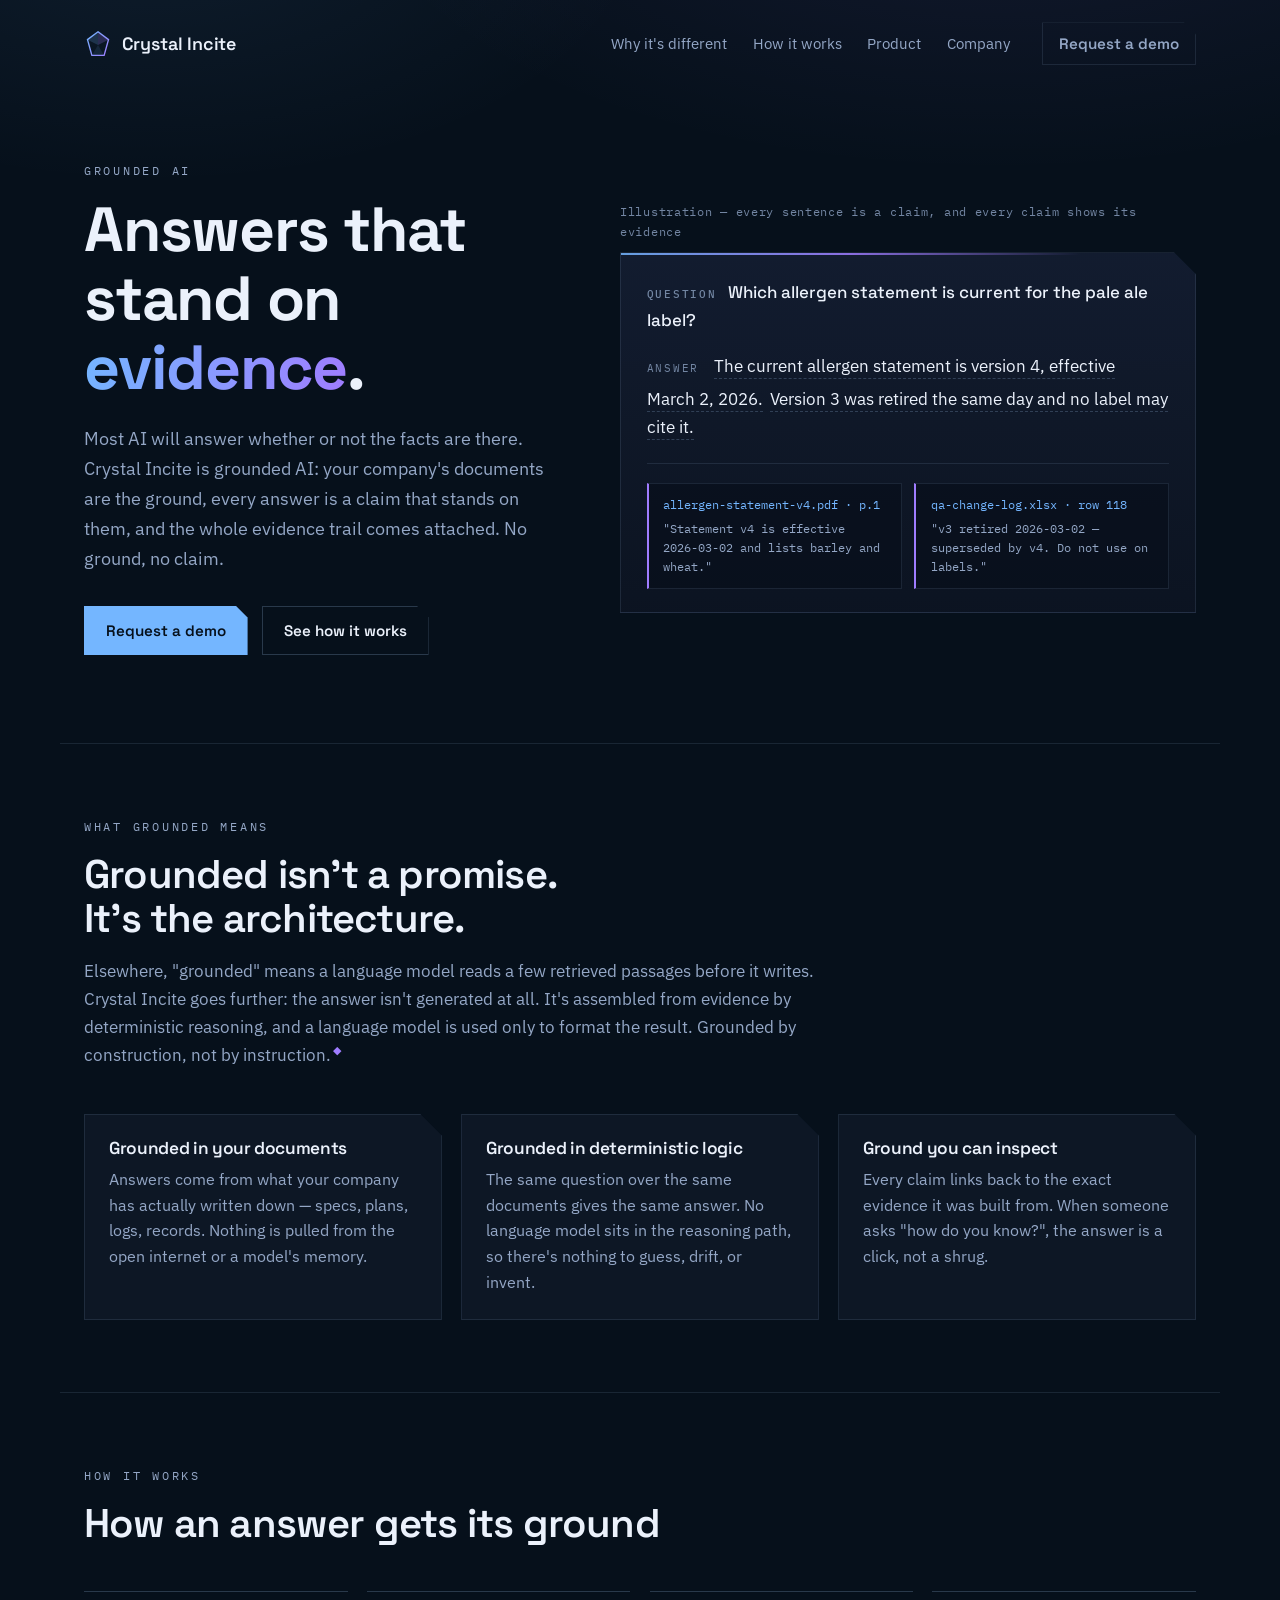
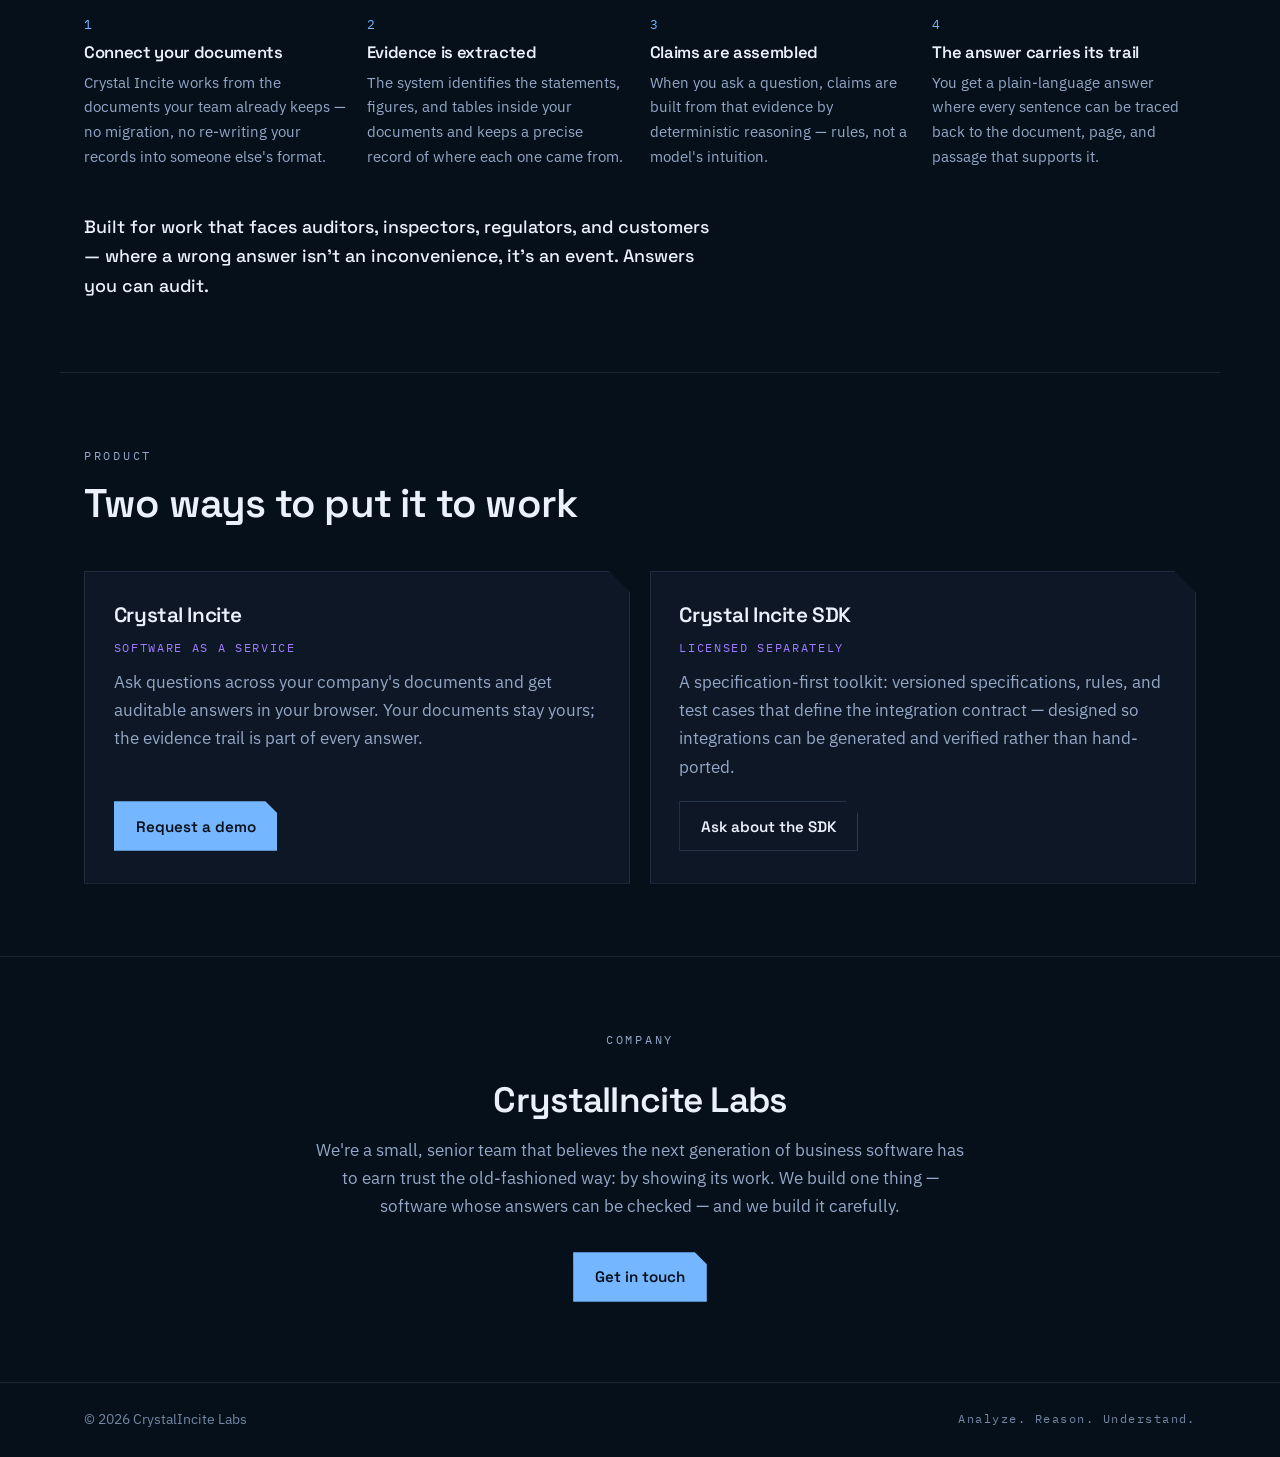
<file: index.html>
<!DOCTYPE html>
<html lang="en">
<head>
<meta charset="utf-8">
<meta name="viewport" content="width=device-width, initial-scale=1">
<title>Crystal Incite — Grounded AI for your documents</title>
<meta name="description" content="Crystal Incite is grounded AI: answers assembled from evidence in your company's documents, with the whole trail attached — never generated from a model's guess.">
<link rel="icon" type="image/svg+xml" href="assets/favicon.svg">
<link rel="canonical" href="https://crystalincite.com/">
<meta property="og:title" content="Crystal Incite — Grounded AI for your documents">
<meta property="og:description" content="Answers built from evidence in your documents, with the whole trail auditable.">
<meta property="og:url" content="https://crystalincite.com/">
<meta property="og:type" content="website">
<link rel="preconnect" href="https://fonts.googleapis.com">
<link rel="preconnect" href="https://fonts.gstatic.com" crossorigin>
<link href="https://fonts.googleapis.com/css2?family=IBM+Plex+Mono:wght@400;500&family=IBM+Plex+Sans:wght@400;500;600&family=Space+Grotesk:wght@500;600;700&display=swap" rel="stylesheet">
<link rel="stylesheet" href="assets/style.css">
</head>
<body>

<header class="nav">
  <a class="wordmark" href="#top" aria-label="Crystal Incite home">
    <svg class="mark" viewBox="0 0 32 32" aria-hidden="true">
      <polygon points="16,2 28,11 23,29 9,29 4,11" fill="none" stroke="url(#prism)" stroke-width="1.6"/>
      <polygon points="16,2 16,17 4,11" fill="rgba(116,182,255,.18)"/>
      <polygon points="16,2 28,11 16,17" fill="rgba(159,124,255,.22)"/>
      <polygon points="16,17 23,29 9,29" fill="rgba(116,182,255,.10)"/>
      <defs>
        <linearGradient id="prism" x1="0" y1="0" x2="1" y2="1">
          <stop offset="0" stop-color="#74b6ff"/><stop offset="1" stop-color="#9f7cff"/>
        </linearGradient>
      </defs>
    </svg>
    <span>Crystal&nbsp;Incite</span>
  </a>
  <nav aria-label="Site">
    <a href="#different">Why it's different</a>
    <a href="#how">How it works</a>
    <a href="#product">Product</a>
    <a href="#company">Company</a>
  </nav>
  <a class="btn btn-quiet" href="mailto:hello@crystalincite.com?subject=Crystal%20Incite%20demo">Request a demo</a>
</header>

<main id="top">

  <!-- ============ HERO ============ -->
  <section class="hero">
    <div class="hero-copy">
      <p class="kicker">Grounded AI</p>
      <h1>Answers that stand on <em>evidence</em>.</h1>
      <p class="lede">Most AI will answer whether or not the facts are there. Crystal Incite is
      grounded AI: your company's documents are the ground, every answer is a claim that stands
      on them, and the whole evidence trail comes attached. No ground, no claim.</p>
      <div class="hero-actions">
        <a class="btn btn-solid" href="mailto:hello@crystalincite.com?subject=Crystal%20Incite%20demo">Request a demo</a>
        <a class="btn btn-ghost" href="#how">See how it works</a>
      </div>
    </div>

    <!-- Signature: the answer that carries its trail -->
    <figure class="trail" aria-label="Illustration of an answer with its evidence trail">
      <figcaption class="trail-label">Illustration — every sentence is a claim, and every claim shows its evidence</figcaption>
      <div class="trail-card">
        <p class="trail-q"><span class="trail-q-tag">Question</span>Which allergen statement is current for the pale ale label?</p>
        <div class="trail-a">
          <span class="trail-a-tag">Answer</span>
          <p>
            <span class="claim" data-ev="ev1" tabindex="0">The current allergen statement is version 4, effective March&nbsp;2, 2026.</span>
            <span class="claim" data-ev="ev2" tabindex="0">Version 3 was retired the same day and no label may cite it.</span>
          </p>
        </div>
        <div class="trail-evidence">
          <div class="ev" id="ev1">
            <span class="ev-src">allergen-statement-v4.pdf · p.1</span>
            <span class="ev-quote">"Statement v4 is effective 2026-03-02 and lists barley and wheat."</span>
          </div>
          <div class="ev" id="ev2">
            <span class="ev-src">qa-change-log.xlsx · row 118</span>
            <span class="ev-quote">"v3 retired 2026-03-02 — superseded by v4. Do not use on labels."</span>
          </div>
        </div>
      </div>
    </figure>
  </section>

  <!-- ============ WHY DIFFERENT ============ -->
  <section class="different" id="different">
    <div class="section-head">
      <p class="kicker">What grounded means</p>
      <h2>Grounded isn't a promise.<br>It's the architecture.</h2>
      <p class="section-lede">Elsewhere, "grounded" means a language model reads a few retrieved
      passages before it writes. Crystal Incite goes further: the answer isn't generated at all.
      It's assembled from evidence by deterministic reasoning, and a language model is used only
      to format the result. Grounded by construction, not by
      instruction.<sup class="prov" tabindex="0">◆<span class="prov-note">This is enforced in the architecture, not promised in marketing: the reasoning path calls no language model.</span></sup></p>
    </div>
    <div class="facts">
      <div class="fact">
        <h3>Grounded in your documents</h3>
        <p>Answers come from what your company has actually written down — specs, plans, logs,
        records. Nothing is pulled from the open internet or a model's memory.</p>
      </div>
      <div class="fact">
        <h3>Grounded in deterministic logic</h3>
        <p>The same question over the same documents gives the same answer. No language model sits
        in the reasoning path, so there's nothing to guess, drift, or invent.</p>
      </div>
      <div class="fact">
        <h3>Ground you can inspect</h3>
        <p>Every claim links back to the exact evidence it was built from. When someone asks
        "how do you know?", the answer is a click, not a shrug.</p>
      </div>
    </div>
  </section>

  <!-- ============ HOW IT WORKS ============ -->
  <section class="how" id="how">
    <div class="section-head">
      <p class="kicker">How it works</p>
      <h2>How an answer gets its ground</h2>
    </div>
    <ol class="steps">
      <li class="step">
        <span class="step-n">1</span>
        <h3>Connect your documents</h3>
        <p>Crystal Incite works from the documents your team already keeps — no migration,
        no re-writing your records into someone else's format.</p>
      </li>
      <li class="step">
        <span class="step-n">2</span>
        <h3>Evidence is extracted</h3>
        <p>The system identifies the statements, figures, and tables inside your documents and
        keeps a precise record of where each one came from.</p>
      </li>
      <li class="step">
        <span class="step-n">3</span>
        <h3>Claims are assembled</h3>
        <p>When you ask a question, claims are built from that evidence by deterministic
        reasoning — rules, not a model's intuition.</p>
      </li>
      <li class="step">
        <span class="step-n">4</span>
        <h3>The answer carries its trail</h3>
        <p>You get a plain-language answer where every sentence can be traced back to the
        document, page, and passage that supports it.</p>
      </li>
    </ol>
    <p class="how-note">Built for work that faces auditors, inspectors, regulators, and customers —
    where a wrong answer isn't an inconvenience, it's an event. Answers you can audit.</p>
  </section>

  <!-- ============ PRODUCT ============ -->
  <section class="product" id="product">
    <div class="section-head">
      <p class="kicker">Product</p>
      <h2>Two ways to put it to work</h2>
    </div>
    <div class="offers">
      <div class="offer">
        <h3>Crystal Incite</h3>
        <p class="offer-form">Software as a service</p>
        <p>Ask questions across your company's documents and get auditable answers in your
        browser. Your documents stay yours; the evidence trail is part of every answer.</p>
        <a class="btn btn-solid" href="mailto:hello@crystalincite.com?subject=Crystal%20Incite%20demo">Request a demo</a>
      </div>
      <div class="offer">
        <h3>Crystal Incite SDK</h3>
        <p class="offer-form">Licensed separately</p>
        <p>A specification-first toolkit: versioned specifications, rules, and test cases that
        define the integration contract — designed so integrations can be generated and verified
        rather than hand-ported.</p>
        <a class="btn btn-ghost" href="mailto:hello@crystalincite.com?subject=Crystal%20Incite%20SDK">Ask about the SDK</a>
      </div>
    </div>
  </section>

  <!-- ============ COMPANY ============ -->
  <section class="company" id="company">
    <div class="company-inner">
      <p class="kicker">Company</p>
      <h2>CrystalIncite Labs</h2>
      <p>We're a small, senior team that believes the next generation of business software has to
      earn trust the old-fashioned way: by showing its work. We build one thing — software whose
      answers can be checked — and we build it carefully.</p>
      <a class="btn btn-solid" href="mailto:hello@crystalincite.com">Get in touch</a>
    </div>
  </section>

</main>

<footer class="footer">
  <div class="footer-inner">
    <span>© <span id="year">2026</span> CrystalIncite Labs</span>
    <span class="footer-tag">Analyze. Reason. Understand.</span>
  </div>
</footer>

<script src="assets/site.js" defer></script>
</body>
</html>
</file>
<file: assets/style.css>
/* Crystal Incite — crystalincite.com
   Palette lifted from the product app (ci-shared-ui.css) so site and app read as one system. */

:root {
  --abyss: #06101b;
  --deep: #0b1220;
  --panel: #101827;
  --panel-2: #0d1725;
  --text: #ebf1fb;
  --muted: #94a7c6;
  --soft: #7386a3;
  --blue: #74b6ff;
  --violet: #9f7cff;
  --link: #88a3ff;
  --green: #2eb874;
  --line: rgba(140, 168, 205, 0.14);
  --line-strong: rgba(155, 188, 228, 0.24);
  --blue-soft: rgba(116, 182, 255, 0.14);
  --violet-soft: rgba(159, 124, 255, 0.16);
  --display: "Space Grotesk", "IBM Plex Sans", sans-serif;
  --body: "IBM Plex Sans", system-ui, sans-serif;
  --mono: "IBM Plex Mono", ui-monospace, monospace;
  /* one clipped corner = the facet */
  --facet: polygon(0 0, calc(100% - 22px) 0, 100% 22px, 100% 100%, 0 100%);
}

* { margin: 0; padding: 0; box-sizing: border-box; }

html { scroll-behavior: smooth; }
@media (prefers-reduced-motion: reduce) {
  html { scroll-behavior: auto; }
  *, *::before, *::after { animation: none !important; transition: none !important; }
}

body {
  background:
    radial-gradient(1100px 520px at 78% -140px, rgba(159, 124, 255, 0.09), transparent 60%),
    radial-gradient(900px 480px at 12% -80px, rgba(116, 182, 255, 0.08), transparent 55%),
    var(--abyss);
  color: var(--text);
  font-family: var(--body);
  font-size: 1.0625rem;
  line-height: 1.65;
  -webkit-font-smoothing: antialiased;
}

h1, h2, h3 { font-family: var(--display); letter-spacing: -0.02em; line-height: 1.1; }
a { color: var(--link); }

.kicker {
  color: var(--muted);
  font-family: var(--mono);
  font-size: 0.78rem;
  letter-spacing: 0.22em;
  text-transform: uppercase;
  margin-bottom: 1rem;
}

/* ---------- buttons ---------- */
.btn {
  display: inline-block;
  font-family: var(--display);
  font-weight: 600;
  font-size: 0.95rem;
  text-decoration: none;
  padding: 0.7rem 1.3rem;
  border: 1px solid transparent;
  clip-path: polygon(0 0, calc(100% - 12px) 0, 100% 12px, 100% 100%, 0 100%);
  transition: background 0.18s ease, border-color 0.18s ease, color 0.18s ease;
}
.btn-solid { background: var(--blue); color: #06101b; }
.btn-solid:hover { background: #8fc3ff; }
.btn-ghost { border-color: var(--line-strong); color: var(--text); }
.btn-ghost:hover { border-color: var(--blue); color: var(--blue); }
.btn-quiet { border-color: var(--line); color: var(--muted); padding: 0.5rem 1rem; }
.btn-quiet:hover { border-color: var(--blue); color: var(--text); }

:focus-visible { outline: 2px solid var(--blue); outline-offset: 3px; }

/* ---------- nav ---------- */
.nav {
  display: flex;
  align-items: center;
  gap: 2rem;
  max-width: 1160px;
  margin: 0 auto;
  padding: 1.4rem 1.5rem;
}
.wordmark {
  display: flex;
  align-items: center;
  gap: 0.6rem;
  color: var(--text);
  text-decoration: none;
  font-family: var(--display);
  font-weight: 600;
  font-size: 1.12rem;
  letter-spacing: -0.01em;
}
.mark { width: 28px; height: 28px; }
.nav nav { display: flex; gap: 1.6rem; margin-left: auto; }
.nav nav a {
  color: var(--muted);
  text-decoration: none;
  font-size: 0.93rem;
}
.nav nav a:hover { color: var(--text); }

/* ---------- hero ---------- */
.hero {
  display: grid;
  grid-template-columns: minmax(0, 5fr) minmax(0, 6fr);
  gap: 3.5rem;
  align-items: center;
  max-width: 1160px;
  margin: 0 auto;
  padding: 4.5rem 1.5rem 5.5rem;
}
.hero h1 {
  font-size: clamp(2.6rem, 5.2vw, 3.9rem);
  font-weight: 700;
  margin-bottom: 1.3rem;
}
.hero h1 em {
  font-style: normal;
  background: linear-gradient(100deg, var(--blue), var(--violet));
  -webkit-background-clip: text;
  background-clip: text;
  color: transparent;
}
.lede { color: var(--muted); font-size: 1.14rem; max-width: 34rem; }
.hero-actions { display: flex; gap: 0.9rem; margin-top: 2rem; flex-wrap: wrap; }

/* ---------- signature: the evidence trail ---------- */
.trail { min-width: 0; }
.trail-label {
  font-family: var(--mono);
  font-size: 0.74rem;
  color: var(--soft);
  letter-spacing: 0.06em;
  margin-bottom: 0.7rem;
}
.trail-card {
  background: linear-gradient(180deg, rgba(19, 29, 48, 0.96), rgba(12, 20, 34, 0.98));
  border: 1px solid var(--line);
  clip-path: var(--facet);
  padding: 1.6rem 1.6rem 1.4rem;
  position: relative;
}
.trail-card::before {
  content: "";
  position: absolute;
  inset: 0 0 auto 0;
  height: 2px;
  background: linear-gradient(90deg, var(--blue), var(--violet), transparent 80%);
  opacity: 0.85;
}
.trail-q { font-family: var(--display); font-weight: 500; font-size: 1.06rem; margin-bottom: 1.1rem; }
.trail-q-tag, .trail-a-tag {
  display: inline-block;
  font-family: var(--mono);
  font-size: 0.68rem;
  letter-spacing: 0.16em;
  text-transform: uppercase;
  color: var(--soft);
  margin-right: 0.7rem;
}
.trail-a-tag { margin-bottom: 0.4rem; }
.trail-a p { display: inline; }
.claim {
  border-bottom: 1px dashed var(--line-strong);
  padding-bottom: 1px;
  cursor: default;
  transition: background 0.15s ease, border-color 0.15s ease;
}
.claim + .claim { margin-left: 0.35ch; }
.claim.lit, .claim:hover, .claim:focus-visible {
  background: var(--blue-soft);
  border-bottom-color: var(--blue);
}
.trail-evidence {
  display: grid;
  grid-template-columns: 1fr 1fr;
  gap: 0.8rem;
  margin-top: 1.4rem;
  padding-top: 1.2rem;
  border-top: 1px solid var(--line);
}
.ev {
  background: rgba(8, 14, 26, 0.6);
  border: 1px solid var(--line);
  border-left: 2px solid var(--violet);
  padding: 0.75rem 0.9rem;
  font-family: var(--mono);
  font-size: 0.76rem;
  line-height: 1.55;
  transition: border-color 0.15s ease, background 0.15s ease;
}
.ev.lit { border-color: var(--blue); background: var(--violet-soft); }
.ev-src { display: block; color: var(--blue); margin-bottom: 0.3rem; }
.ev-quote { color: var(--muted); }

/* ---------- sections shared ---------- */
.section-head { max-width: 46rem; }
.section-head h2 { font-size: clamp(1.8rem, 3.4vw, 2.5rem); font-weight: 600; margin-bottom: 1rem; }
.section-lede { color: var(--muted); }

.different, .how, .product {
  max-width: 1160px;
  margin: 0 auto;
  padding: 4.5rem 1.5rem;
  border-top: 1px solid var(--line);
}

/* ---------- provenance markers ---------- */
.prov {
  position: relative;
  color: var(--violet);
  font-size: 0.65em;
  cursor: help;
  margin-left: 2px;
}
.prov-note {
  position: absolute;
  bottom: 1.6em;
  left: 50%;
  transform: translateX(-50%);
  width: 17rem;
  background: var(--panel);
  border: 1px solid var(--line-strong);
  color: var(--muted);
  font-family: var(--mono);
  font-size: 0.72rem;
  line-height: 1.5;
  padding: 0.6rem 0.8rem;
  opacity: 0;
  pointer-events: none;
  transition: opacity 0.15s ease;
  z-index: 5;
}
.prov:hover .prov-note, .prov:focus-visible .prov-note { opacity: 1; }

/* ---------- why different ---------- */
.facts {
  display: grid;
  grid-template-columns: repeat(3, 1fr);
  gap: 1.2rem;
  margin-top: 2.8rem;
}
.fact {
  background: var(--panel-2);
  border: 1px solid var(--line);
  clip-path: var(--facet);
  padding: 1.5rem;
}
.fact h3 { font-size: 1.08rem; font-weight: 600; margin-bottom: 0.6rem; }
.fact p { color: var(--muted); font-size: 0.97rem; }

/* ---------- how it works ---------- */
.steps {
  list-style: none;
  display: grid;
  grid-template-columns: repeat(4, 1fr);
  gap: 1.2rem;
  margin-top: 2.8rem;
  counter-reset: step;
}
.step { position: relative; padding-top: 1.1rem; border-top: 1px solid var(--line-strong); }
.step-n {
  font-family: var(--mono);
  color: var(--blue);
  font-size: 0.8rem;
  letter-spacing: 0.1em;
}
.step h3 { font-size: 1.04rem; font-weight: 600; margin: 0.45rem 0 0.5rem; }
.step p { color: var(--muted); font-size: 0.94rem; }
.how-note {
  margin-top: 2.6rem;
  color: var(--text);
  font-family: var(--display);
  font-weight: 500;
  font-size: 1.12rem;
  max-width: 40rem;
}

/* ---------- product ---------- */
.offers {
  display: grid;
  grid-template-columns: 1fr 1fr;
  gap: 1.2rem;
  margin-top: 2.8rem;
}
.offer {
  background: var(--panel-2);
  border: 1px solid var(--line);
  clip-path: var(--facet);
  padding: 2rem 1.8rem;
  display: flex;
  flex-direction: column;
  align-items: flex-start;
  gap: 0.7rem;
}
.offer h3 { font-size: 1.3rem; font-weight: 600; }
.offer-form {
  font-family: var(--mono);
  font-size: 0.74rem;
  letter-spacing: 0.14em;
  text-transform: uppercase;
  color: var(--violet);
}
.offer p:not(.offer-form) { color: var(--muted); flex-grow: 1; }
.offer .btn { margin-top: 0.6rem; }

/* ---------- company ---------- */
.company { border-top: 1px solid var(--line); }
.company-inner {
  max-width: 1160px;
  margin: 0 auto;
  padding: 4.5rem 1.5rem 5rem;
  max-width: 44rem;
  text-align: center;
}
.company h2 { font-size: clamp(1.7rem, 3vw, 2.2rem); font-weight: 600; margin-bottom: 1rem; }
.company p { color: var(--muted); margin-bottom: 2rem; }

/* ---------- footer ---------- */
.footer { border-top: 1px solid var(--line); }
.footer-inner {
  max-width: 1160px;
  margin: 0 auto;
  padding: 1.6rem 1.5rem;
  display: flex;
  justify-content: space-between;
  gap: 1rem;
  color: var(--soft);
  font-size: 0.88rem;
}
.footer-tag { font-family: var(--mono); font-size: 0.78rem; letter-spacing: 0.12em; }

/* ---------- load-in moment ---------- */
@keyframes rise { from { opacity: 0; transform: translateY(14px); } to { opacity: 1; transform: none; } }
.hero-copy { animation: rise 0.55s ease both; }
.trail { animation: rise 0.55s ease 0.15s both; }
.trail-evidence .ev:nth-child(1) { animation: rise 0.5s ease 0.45s both; }
.trail-evidence .ev:nth-child(2) { animation: rise 0.5s ease 0.6s both; }

/* ---------- responsive ---------- */
@media (max-width: 960px) {
  .hero { grid-template-columns: 1fr; gap: 2.6rem; padding-top: 3rem; }
  .facts, .steps { grid-template-columns: 1fr 1fr; }
  .offers { grid-template-columns: 1fr; }
}
@media (max-width: 640px) {
  .nav { flex-wrap: wrap; gap: 0.9rem 1.4rem; }
  .nav nav { order: 3; width: 100%; margin-left: 0; flex-wrap: wrap; gap: 1rem; }
  .nav .btn-quiet { margin-left: auto; }
  .facts, .steps, .trail-evidence { grid-template-columns: 1fr; }
  .footer-inner { flex-direction: column; }
}
</file>
